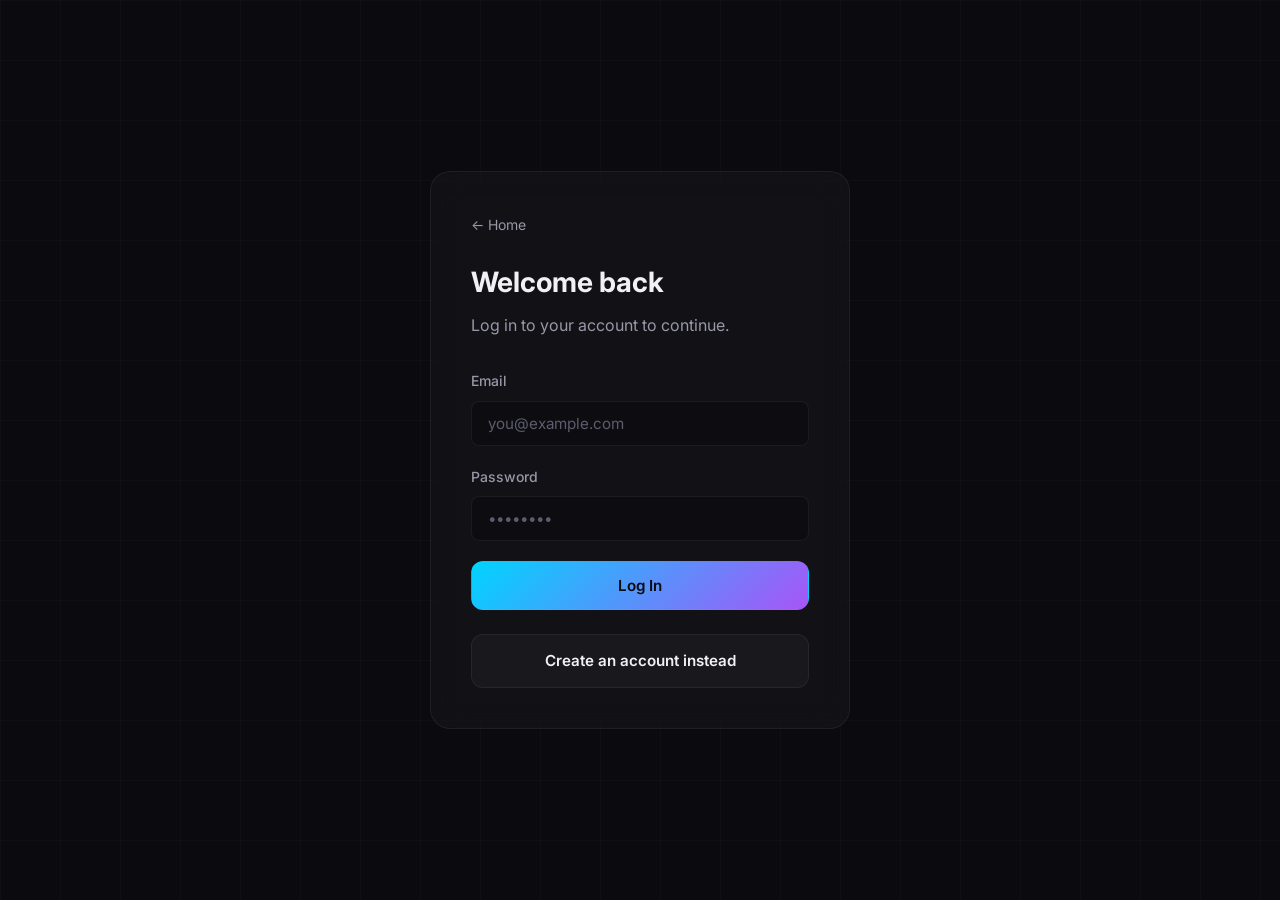
<file: templates/login.html>
<!DOCTYPE html>
<html lang="en">
<head>
  <meta charset="UTF-8">
  <meta name="viewport" content="width=device-width, initial-scale=1.0">
  <title>Login — {{ app_name }}</title>
  <link rel="preconnect" href="https://fonts.googleapis.com">
  <link href="https://fonts.googleapis.com/css2?family=Inter:wght@400;500;600;700&display=swap" rel="stylesheet">
  <link rel="stylesheet" href="/static/css/main.css">
  <link rel="stylesheet" href="/static/css/animations.css">
</head>
<body>
  <div class="bg-grid" aria-hidden="true"></div>
  <main class="auth-page">
    <div class="auth-card glass fade-in-up">
      <a href="/" class="auth-card__back">&larr; Home</a>
      <h1>Welcome back</h1>
      <p class="auth-card__subtitle">Log in to your account to continue.</p>
      
      <form id="loginForm" class="auth-form">
        <div class="form-group">
          <label for="email">Email</label>
          <input type="email" id="email" name="username" class="form-input" required placeholder="you@example.com">
        </div>
        <div class="form-group">
          <label for="password">Password</label>
          <input type="password" id="password" name="password" class="form-input" required placeholder="••••••••">
        </div>
        <button type="submit" class="btn btn--primary btn--full btn--glow" id="loginBtn">
          <span>Log In</span>
        </button>
      </form>
      
      <div style="margin-top: 1.5rem; text-align: center;">
        <a href="/signup" class="btn btn--secondary btn--full">Create an account instead</a>
      </div>
    </div>
  </main>
  
  <div id="toastContainer" class="toast-container" role="alert" aria-live="polite"></div>
  <script src="/static/js/api.js"></script>
  <script src="/static/js/main.js"></script>
</body>
</html>
</file>
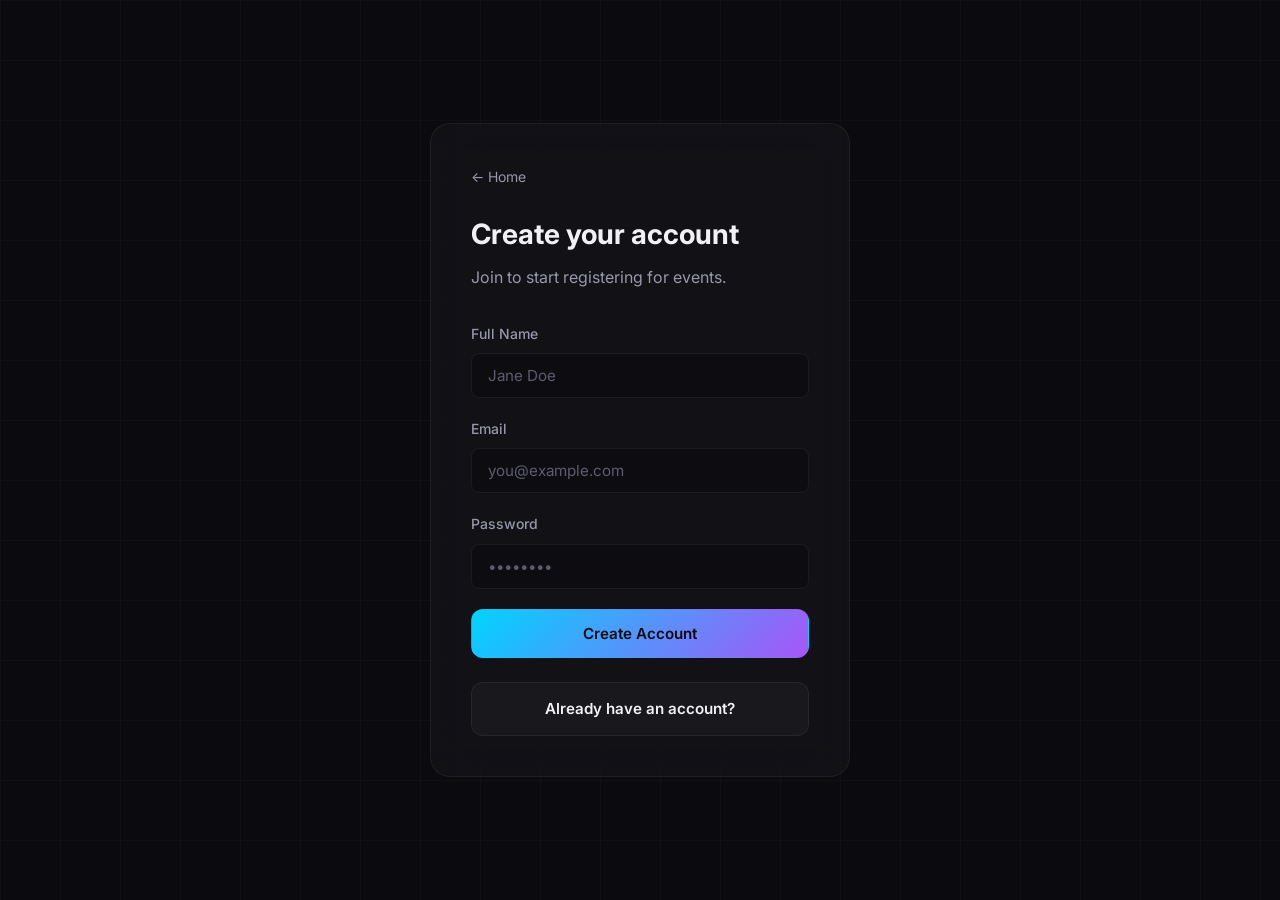
<file: templates/signup.html>
<!DOCTYPE html>
<html lang="en">
<head>
  <meta charset="UTF-8">
  <meta name="viewport" content="width=device-width, initial-scale=1.0">
  <title>Sign Up — {{ app_name }}</title>
  <link rel="preconnect" href="https://fonts.googleapis.com">
  <link href="https://fonts.googleapis.com/css2?family=Inter:wght@400;500;600;700&display=swap" rel="stylesheet">
  <link rel="stylesheet" href="/static/css/main.css">
  <link rel="stylesheet" href="/static/css/animations.css">
</head>
<body>
  <div class="bg-grid" aria-hidden="true"></div>
  <main class="auth-page">
    <div class="auth-card glass fade-in-up">
      <a href="/" class="auth-card__back">&larr; Home</a>
      <h1>Create your account</h1>
      <p class="auth-card__subtitle">Join to start registering for events.</p>
      
      <form id="signupForm" class="auth-form">
        <div class="form-group">
          <label for="name">Full Name</label>
          <input type="text" id="name" name="name" class="form-input" required placeholder="Jane Doe">
        </div>
        <div class="form-group">
          <label for="email">Email</label>
          <input type="email" id="email" name="email" class="form-input" required placeholder="you@example.com">
        </div>
        <div class="form-group">
          <label for="password">Password</label>
          <input type="password" id="password" name="password" class="form-input" required minlength="8" placeholder="••••••••">
        </div>
        <button type="submit" class="btn btn--primary btn--full btn--glow" id="signupBtn">
          <span>Create Account</span>
        </button>
      </form>

      <div style="margin-top: 1.5rem; text-align: center;">
        <a href="/login" class="btn btn--secondary btn--full">Already have an account?</a>
      </div>
    </div>
  </main>
  
  <div id="toastContainer" class="toast-container" role="alert" aria-live="polite"></div>
  <script src="/static/js/api.js"></script>
  <script src="/static/js/main.js"></script>
</body>
</html>
</file>
<file: static/css/main.css>
/* ── Design tokens ───────────────────────────────────────────────────────── */
:root {
  --bg-primary: #0a0a0f;
  --bg-secondary: #12121a;
  --bg-card: rgba(255, 255, 255, 0.03);
  --bg-card-hover: rgba(255, 255, 255, 0.06);

  --text-primary: #f0f0f5;
  --text-secondary: #9898a8;
  --text-muted: #5c5c6e;

  --accent-cyan: #00d4ff;
  --accent-purple: #a855f7;
  --accent-green: #22c55e;
  --accent-orange: #f97316;
  --accent-red: #ef4444;

  --gradient-primary: linear-gradient(135deg, var(--accent-cyan), var(--accent-purple));
  --gradient-glow: linear-gradient(135deg, rgba(0, 212, 255, 0.15), rgba(168, 85, 247, 0.15));

  --border-subtle: rgba(255, 255, 255, 0.06);
  --border-glow: rgba(0, 212, 255, 0.3);

  --glass-blur: 16px;
  --radius-sm: 8px;
  --radius-md: 12px;
  --radius-lg: 20px;
  --radius-xl: 28px;

  --shadow-glow: 0 0 40px rgba(0, 212, 255, 0.08);
  --shadow-card: 0 8px 32px rgba(0, 0, 0, 0.4);

  --font-sans: 'Inter', system-ui, -apple-system, sans-serif;
  --font-mono: 'JetBrains Mono', monospace;

  --nav-height: 72px;
  --transition: 0.3s cubic-bezier(0.4, 0, 0.2, 1);
}

/* ── Reset & base ────────────────────────────────────────────────────────── */
*, *::before, *::after {
  box-sizing: border-box;
  margin: 0;
  padding: 0;
}

html {
  scroll-behavior: smooth;
  -webkit-font-smoothing: antialiased;
}

body {
  font-family: var(--font-sans);
  background: var(--bg-primary);
  color: var(--text-primary);
  line-height: 1.6;
  min-height: 100vh;
  overflow-x: hidden;
}

a {
  color: inherit;
  text-decoration: none;
}

img, svg {
  display: block;
  max-width: 100%;
}

button {
  font-family: inherit;
  cursor: pointer;
  border: none;
  background: none;
}

.sr-only {
  position: absolute;
  width: 1px;
  height: 1px;
  padding: 0;
  margin: -1px;
  overflow: hidden;
  clip: rect(0, 0, 0, 0);
  white-space: nowrap;
  border: 0;
}

.container {
  width: 100%;
  max-width: 1200px;
  margin: 0 auto;
  padding: 0 1.5rem;
}

/* ── Background effects ──────────────────────────────────────────────────── */
.bg-grid {
  position: fixed;
  inset: 0;
  background-image:
    linear-gradient(rgba(255, 255, 255, 0.02) 1px, transparent 1px),
    linear-gradient(90deg, rgba(255, 255, 255, 0.02) 1px, transparent 1px);
  background-size: 60px 60px;
  pointer-events: none;
  z-index: 0;
}

#particles {
  position: fixed;
  inset: 0;
  width: 100%;
  height: 100%;
  pointer-events: none;
  z-index: 0;
}

.bg-glow {
  position: fixed;
  border-radius: 50%;
  filter: blur(120px);
  pointer-events: none;
  z-index: 0;
}

.bg-glow--1 {
  width: 600px;
  height: 600px;
  top: -200px;
  right: -100px;
  background: rgba(0, 212, 255, 0.08);
}

.bg-glow--2 {
  width: 500px;
  height: 500px;
  bottom: -150px;
  left: -100px;
  background: rgba(168, 85, 247, 0.08);
}

/* ── Glass morphism ───────────────────────────────────────────────────────── */
.glass {
  background: var(--bg-card);
  backdrop-filter: blur(var(--glass-blur));
  -webkit-backdrop-filter: blur(var(--glass-blur));
  border: 1px solid var(--border-subtle);
  border-radius: var(--radius-lg);
}

/* ── Typography ────────────────────────────────────────────────────────────── */
.gradient-text {
  background: var(--gradient-primary);
  -webkit-background-clip: text;
  -webkit-text-fill-color: transparent;
  background-clip: text;
}

.section-title {
  font-size: clamp(1.75rem, 4vw, 2.5rem);
  font-weight: 700;
  letter-spacing: -0.02em;
}

.section-subtitle {
  color: var(--text-secondary);
  font-size: 1.1rem;
  margin-top: 0.5rem;
}

.section-header {
  text-align: center;
  margin-bottom: 3rem;
}

/* ── Navigation ────────────────────────────────────────────────────────────── */
.nav {
  position: fixed;
  top: 0;
  left: 0;
  right: 0;
  z-index: 100;
  height: var(--nav-height);
  background: rgba(10, 10, 15, 0.8);
  backdrop-filter: blur(20px);
  -webkit-backdrop-filter: blur(20px);
  border-bottom: 1px solid var(--border-subtle);
}

.nav__inner {
  display: flex;
  align-items: center;
  justify-content: space-between;
  height: 100%;
}

.nav__logo {
  display: flex;
  align-items: center;
  gap: 0.625rem;
  font-weight: 700;
  font-size: 1.125rem;
  color: var(--text-primary);
}

.nav__logo-icon {
  width: 32px;
  height: 32px;
  color: var(--accent-cyan);
}

.nav__links {
  display: flex;
  align-items: center;
  gap: 0.25rem;
}

.nav__link {
  padding: 0.5rem 1rem;
  border-radius: var(--radius-sm);
  color: var(--text-secondary);
  font-size: 0.9rem;
  font-weight: 500;
  transition: var(--transition);
}

.nav__link:hover,
.nav__link:focus-visible {
  color: var(--text-primary);
  background: var(--bg-card-hover);
  outline: none;
}

.nav__link--active {
  color: var(--accent-cyan);
}

.nav__link--cta {
  background: var(--gradient-primary);
  color: #0a0a0f !important;
  font-weight: 600;
  margin-left: 0.5rem;
}

.nav__link--cta:hover {
  opacity: 0.9;
  transform: translateY(-1px);
}

.nav__toggle {
  display: none;
  flex-direction: column;
  gap: 5px;
  padding: 0.5rem;
}

.nav__toggle span {
  display: block;
  width: 24px;
  height: 2px;
  background: var(--text-primary);
  border-radius: 2px;
  transition: var(--transition);
}

.nav__mobile {
  display: none;
  flex-direction: column;
  padding: 1rem 1.5rem;
  background: var(--bg-secondary);
  border-bottom: 1px solid var(--border-subtle);
}

.nav__mobile a {
  padding: 0.75rem 0;
  color: var(--text-secondary);
  border-bottom: 1px solid var(--border-subtle);
}

.nav__mobile a:last-child {
  border-bottom: none;
}

/* ── Buttons ───────────────────────────────────────────────────────────────── */
.btn {
  display: inline-flex;
  align-items: center;
  justify-content: center;
  gap: 0.5rem;
  padding: 0.875rem 1.75rem;
  border-radius: var(--radius-md);
  font-size: 0.95rem;
  font-weight: 600;
  transition: var(--transition);
  border: 1px solid transparent;
}

.btn svg {
  width: 18px;
  height: 18px;
}

.btn--primary {
  background: var(--gradient-primary);
  color: #0a0a0f;
}

.btn--primary:hover,
.btn--primary:focus-visible {
  transform: translateY(-2px);
  box-shadow: 0 8px 24px rgba(0, 212, 255, 0.25);
  outline: none;
}

.btn--glow {
  position: relative;
}

.btn--glow::before {
  content: '';
  position: absolute;
  inset: -2px;
  border-radius: inherit;
  background: var(--gradient-primary);
  opacity: 0;
  filter: blur(12px);
  transition: var(--transition);
  z-index: -1;
}

.btn--glow:hover::before {
  opacity: 0.5;
}

.btn--secondary {
  background: var(--bg-card);
  border-color: var(--border-subtle);
  color: var(--text-primary);
}

.btn--secondary:hover,
.btn--secondary:focus-visible {
  background: var(--bg-card-hover);
  border-color: var(--border-glow);
  outline: none;
}

.btn--full {
  width: 100%;
}

/* ── Badge ─────────────────────────────────────────────────────────────────── */
.badge {
  display: inline-flex;
  align-items: center;
  padding: 0.375rem 0.875rem;
  border-radius: 999px;
  font-size: 0.75rem;
  font-weight: 600;
  text-transform: uppercase;
  letter-spacing: 0.05em;
  margin-bottom: 1.25rem;
}

.badge--demo {
  background: rgba(249, 115, 22, 0.15);
  color: var(--accent-orange);
  border: 1px solid rgba(249, 115, 22, 0.3);
}

/* ── Hero ───────────────────────────────────────────────────────────────────── */
.hero {
  position: relative;
  z-index: 1;
  padding: calc(var(--nav-height) + 4rem) 0 4rem;
  min-height: 90vh;
  display: flex;
  align-items: center;
}

.hero__grid {
  display: grid;
  grid-template-columns: 1fr 1fr;
  gap: 4rem;
  align-items: center;
}

.hero__title {
  font-size: clamp(2.5rem, 5vw, 3.75rem);
  font-weight: 800;
  line-height: 1.1;
  letter-spacing: -0.03em;
  margin-bottom: 1.25rem;
}

.hero__subtitle {
  font-size: 1.2rem;
  color: var(--text-secondary);
  margin-bottom: 2rem;
  max-width: 480px;
}

.hero__actions {
  display: flex;
  flex-wrap: wrap;
  gap: 1rem;
}

/* ── Workflow card ───────────────────────────────────────────────────────────── */
.workflow-card {
  padding: 1.5rem;
  position: relative;
  overflow: hidden;
  box-shadow: var(--shadow-glow);
}

.workflow-card__header {
  display: flex;
  align-items: center;
  gap: 0.5rem;
  font-size: 0.8rem;
  font-weight: 600;
  color: var(--text-secondary);
  text-transform: uppercase;
  letter-spacing: 0.08em;
  margin-bottom: 1.5rem;
  font-family: var(--font-mono);
}

.workflow-card__dot {
  width: 8px;
  height: 8px;
  border-radius: 50%;
  background: var(--accent-green);
  animation: pulse-dot 2s ease-in-out infinite;
}

.workflow-steps {
  display: flex;
  flex-direction: column;
  gap: 0;
}

.workflow-step {
  display: flex;
  align-items: center;
  gap: 1rem;
  padding: 0.75rem 1rem;
  border-radius: var(--radius-md);
  transition: var(--transition);
  opacity: 0.4;
}

.workflow-step--active {
  opacity: 1;
  background: rgba(0, 212, 255, 0.08);
  border: 1px solid rgba(0, 212, 255, 0.2);
}

.workflow-step--completed {
  opacity: 0.7;
}

.workflow-step__icon {
  width: 40px;
  height: 40px;
  display: flex;
  align-items: center;
  justify-content: center;
  border-radius: var(--radius-sm);
  background: var(--bg-card);
  border: 1px solid var(--border-subtle);
}

.workflow-step__icon svg {
  width: 20px;
  height: 20px;
  color: var(--accent-cyan);
}

.workflow-step span {
  font-family: var(--font-mono);
  font-size: 0.85rem;
  font-weight: 500;
  letter-spacing: 0.1em;
}

.workflow-connector {
  padding-left: 2.25rem;
  height: 24px;
  display: flex;
  align-items: center;
}

.workflow-connector__line {
  width: 2px;
  height: 100%;
  background: linear-gradient(to bottom, var(--accent-cyan), transparent);
  opacity: 0.3;
}

.workflow-connector--active .workflow-connector__line {
  opacity: 1;
  animation: flow-down 1s ease forwards;
}

.workflow-scanner {
  position: absolute;
  inset: 0;
  pointer-events: none;
  overflow: hidden;
}

.workflow-scanner__beam {
  position: absolute;
  left: 0;
  right: 0;
  height: 2px;
  background: linear-gradient(90deg, transparent, var(--accent-cyan), transparent);
  box-shadow: 0 0 20px var(--accent-cyan);
  animation: scan-beam 4s ease-in-out infinite;
}

/* ── Stats ───────────────────────────────────────────────────────────────────── */
.stats {
  position: relative;
  z-index: 1;
  padding: 3rem 0;
}

.stats__grid {
  display: grid;
  grid-template-columns: repeat(4, 1fr);
  gap: 1.5rem;
}

.stat-card {
  padding: 2rem 1.5rem;
  text-align: center;
  transition: var(--transition);
}

.stat-card:hover {
  transform: translateY(-4px);
  border-color: var(--border-glow);
  box-shadow: var(--shadow-glow);
}

.stat-card__value {
  font-size: clamp(2rem, 4vw, 2.75rem);
  font-weight: 800;
  background: var(--gradient-primary);
  -webkit-background-clip: text;
  -webkit-text-fill-color: transparent;
  background-clip: text;
  font-variant-numeric: tabular-nums;
}

.stat-card__label {
  color: var(--text-secondary);
  font-size: 0.9rem;
  margin-top: 0.5rem;
  font-weight: 500;
}

/* ── Features ────────────────────────────────────────────────────────────────── */
.features {
  position: relative;
  z-index: 1;
  padding: 5rem 0;
}

.features__grid {
  display: grid;
  grid-template-columns: repeat(2, 1fr);
  gap: 1.5rem;
}

.feature-card {
  padding: 2rem;
}

.feature-card h3 {
  font-size: 1.25rem;
  font-weight: 700;
  margin: 1rem 0 0.75rem;
}

.feature-card p {
  color: var(--text-secondary);
  font-size: 0.95rem;
  line-height: 1.7;
}

.feature-card__icon {
  width: 48px;
  height: 48px;
  display: flex;
  align-items: center;
  justify-content: center;
  border-radius: var(--radius-md);
}

.feature-card__icon svg {
  width: 24px;
  height: 24px;
}

.feature-card__icon--cyan {
  background: rgba(0, 212, 255, 0.12);
  color: var(--accent-cyan);
}

.feature-card__icon--purple {
  background: rgba(168, 85, 247, 0.12);
  color: var(--accent-purple);
}

.feature-card__icon--green {
  background: rgba(34, 197, 94, 0.12);
  color: var(--accent-green);
}

.feature-card__icon--orange {
  background: rgba(249, 115, 22, 0.12);
  color: var(--accent-orange);
}

.card-hover {
  transition: var(--transition);
}

.card-hover:hover {
  transform: translateY(-6px);
  border-color: var(--border-glow);
  box-shadow: var(--shadow-glow);
}

/* ── CTA ─────────────────────────────────────────────────────────────────────── */
.cta {
  position: relative;
  z-index: 1;
  padding: 4rem 0 6rem;
}

.cta__card {
  padding: 4rem 2rem;
  text-align: center;
  background: var(--gradient-glow);
}

.cta__title {
  font-size: clamp(1.5rem, 3vw, 2rem);
  font-weight: 700;
  margin-bottom: 0.75rem;
}

.cta__text {
  color: var(--text-secondary);
  margin-bottom: 2rem;
}

.cta__actions {
  display: flex;
  justify-content: center;
  flex-wrap: wrap;
  gap: 1rem;
}

/* ── Footer ──────────────────────────────────────────────────────────────────── */
.footer {
  position: relative;
  z-index: 1;
  border-top: 1px solid var(--border-subtle);
  padding: 2rem 0;
}

.footer__inner {
  display: flex;
  justify-content: space-between;
  align-items: center;
  flex-wrap: wrap;
  gap: 1rem;
  color: var(--text-muted);
  font-size: 0.875rem;
}

.footer__links {
  display: flex;
  gap: 1.5rem;
}

.footer__links a:hover {
  color: var(--accent-cyan);
}

/* ── Auth pages ──────────────────────────────────────────────────────────────── */
.auth-page {
  min-height: 100vh;
  display: flex;
  align-items: center;
  justify-content: center;
  padding: 2rem;
  position: relative;
  z-index: 1;
}

.auth-card {
  width: 100%;
  max-width: 420px;
  padding: 2.5rem;
}

.auth-card h1 {
  font-size: 1.75rem;
  font-weight: 700;
  margin-bottom: 0.5rem;
}

.auth-card__subtitle {
  color: var(--text-secondary);
  margin-bottom: 2rem;
}

.auth-card__back {
  display: inline-block;
  color: var(--text-secondary);
  font-size: 0.875rem;
  margin-bottom: 1.5rem;
  transition: var(--transition);
}

.auth-card__back:hover {
  color: var(--accent-cyan);
}

/* ── Forms ───────────────────────────────────────────────────────────────────── */
.form-group {
  margin-bottom: 1.25rem;
}

.form-group label {
  display: block;
  font-size: 0.875rem;
  font-weight: 500;
  margin-bottom: 0.5rem;
  color: var(--text-secondary);
}

.form-input {
  width: 100%;
  padding: 0.75rem 1rem;
  background: rgba(0, 0, 0, 0.2);
  border: 1px solid var(--border-subtle);
  border-radius: var(--radius-sm);
  color: var(--text-primary);
  font-family: inherit;
  font-size: 0.95rem;
  transition: var(--transition);
}

.form-input:focus {
  outline: none;
  border-color: var(--accent-cyan);
  box-shadow: 0 0 0 2px rgba(0, 212, 255, 0.1);
}

.form-input::placeholder {
  color: var(--text-muted);
}

/* ── Events Grid & Cards ─────────────────────────────────────────────────────── */
.events-grid {
  display: grid;
  grid-template-columns: repeat(auto-fill, minmax(320px, 1fr));
  gap: 2rem;
  margin-top: 2rem;
}

.event-card {
  display: flex;
  flex-direction: column;
  overflow: hidden;
  transition: var(--transition);
}

.event-card:hover {
  transform: translateY(-4px);
  border-color: var(--border-glow);
  box-shadow: var(--shadow-glow);
}

.event-card__img, .event-card__img-placeholder {
  width: 100%;
  height: 180px;
  object-fit: cover;
  background: var(--bg-secondary);
  border-bottom: 1px solid var(--border-subtle);
}

.event-card__content {
  padding: 1.5rem;
  display: flex;
  flex-direction: column;
  flex: 1;
}

.event-card__meta {
  display: flex;
  align-items: center;
  gap: 0.5rem;
  font-size: 0.8rem;
  color: var(--accent-cyan);
  margin-bottom: 0.75rem;
  font-weight: 600;
  text-transform: uppercase;
}

.event-card__title {
  font-size: 1.25rem;
  margin-bottom: 0.5rem;
  font-weight: 700;
}

.event-card__desc {
  font-size: 0.9rem;
  color: var(--text-secondary);
  margin-bottom: 1.5rem;
  flex: 1;
}

.event-card__footer {
  display: flex;
  align-items: center;
  justify-content: space-between;
  margin-top: auto;
  padding-top: 1rem;
  border-top: 1px solid var(--border-subtle);
}

.event-card__price {
  font-size: 1.1rem;
  font-weight: 700;
  color: var(--text-primary);
}

/* ── Modals ────────────────────────────────────────────────────────────────── */
.modal {
  position: fixed;
  inset: 0;
  z-index: 200;
  display: flex;
  align-items: center;
  justify-content: center;
}

.modal[hidden] {
  display: none;
}

.modal__overlay {
  position: absolute;
  inset: 0;
  background: rgba(10, 10, 15, 0.8);
  backdrop-filter: blur(8px);
}

.modal__content {
  position: relative;
  width: 100%;
  max-width: 440px;
  padding: 2rem;
  z-index: 201;
  animation: modal-in 0.3s cubic-bezier(0.4, 0, 0.2, 1);
}

.modal__content h2 {
  font-size: 1.5rem;
  margin-bottom: 0.5rem;
}

.modal__price-tag {
  display: flex;
  justify-content: space-between;
  align-items: center;
  padding: 1rem;
  background: rgba(255, 255, 255, 0.05);
  border-radius: var(--radius-sm);
  margin: 1.5rem 0;
}

.modal__price-tag strong {
  font-size: 1.5rem;
  color: var(--accent-cyan);
}

.modal__demo-note {
  font-size: 0.85rem;
  color: var(--accent-orange);
  background: rgba(249, 115, 22, 0.1);
  padding: 0.75rem;
  border-radius: var(--radius-sm);
  margin-bottom: 1.5rem;
}

.modal__actions {
  display: flex;
  justify-content: flex-end;
  gap: 1rem;
}

@keyframes modal-in {
  from {
    opacity: 0;
    transform: scale(0.95) translateY(10px);
  }
  to {
    opacity: 1;
    transform: scale(1) translateY(0);
  }
}

/* ── Empty state ─────────────────────────────────────────────────────────────── */
.page-content {
  padding-top: calc(var(--nav-height) + 3rem);
  min-height: 80vh;
  position: relative;
  z-index: 1;
}

.empty-state {
  text-align: center;
  padding: 4rem 2rem;
  max-width: 480px;
  margin: 4rem auto;
}

.empty-state__icon {
  width: 64px;
  height: 64px;
  margin: 0 auto 1.5rem;
  color: var(--accent-cyan);
}

.empty-state__icon svg {
  width: 100%;
  height: 100%;
}

.empty-state h1 {
  font-size: 1.5rem;
  margin-bottom: 0.75rem;
}

.empty-state p {
  color: var(--text-secondary);
  margin-bottom: 2rem;
}

/* ── Toast ───────────────────────────────────────────────────────────────────── */
.toast-container {
  position: fixed;
  bottom: 1.5rem;
  right: 1.5rem;
  z-index: 1000;
  display: flex;
  flex-direction: column;
  gap: 0.75rem;
}

.toast {
  padding: 1rem 1.25rem;
  border-radius: var(--radius-md);
  background: var(--bg-secondary);
  border: 1px solid var(--border-subtle);
  box-shadow: var(--shadow-card);
  font-size: 0.9rem;
  animation: toast-in 0.4s ease forwards;
  max-width: 360px;
}

.toast--success {
  border-color: rgba(34, 197, 94, 0.3);
}

.toast--error {
  border-color: rgba(239, 68, 68, 0.3);
}

/* ── Responsive ────────────────────────────────────────────────────────────────── */
@media (max-width: 968px) {
  .hero__grid {
    grid-template-columns: 1fr;
    gap: 3rem;
  }

  .hero__visual {
    order: -1;
  }

  .stats__grid {
    grid-template-columns: repeat(2, 1fr);
  }

  .features__grid {
    grid-template-columns: 1fr;
  }
}

@media (max-width: 640px) {
  .nav__links {
    display: none;
  }

  .nav__toggle {
    display: flex;
  }

  .nav__mobile[aria-hidden="false"],
  .nav__mobile:not([hidden]) {
    display: flex;
  }

  .stats__grid {
    grid-template-columns: 1fr 1fr;
    gap: 1rem;
  }

  .stat-card {
    padding: 1.5rem 1rem;
  }

  .hero__actions {
    flex-direction: column;
  }

  .hero__actions .btn {
    width: 100%;
  }
}

@media (prefers-reduced-motion: reduce) {
  *, *::before, *::after {
    animation-duration: 0.01ms !important;
    animation-iteration-count: 1 !important;
    transition-duration: 0.01ms !important;
  }
}
</file>
<file: static/css/animations.css>
/* ── Keyframe animations ───────────────────────────────────────────────────── */

@keyframes fade-in-up {
  from {
    opacity: 0;
    transform: translateY(24px);
  }
  to {
    opacity: 1;
    transform: translateY(0);
  }
}

@keyframes pulse-dot {
  0%, 100% { opacity: 1; transform: scale(1); }
  50% { opacity: 0.5; transform: scale(0.85); }
}

@keyframes scan-beam {
  0% { top: 10%; opacity: 0; }
  10% { opacity: 1; }
  90% { opacity: 1; }
  100% { top: 90%; opacity: 0; }
}

@keyframes flow-down {
  from { height: 0; opacity: 0; }
  to { height: 100%; opacity: 1; }
}

@keyframes toast-in {
  from {
    opacity: 0;
    transform: translateX(100%);
  }
  to {
    opacity: 1;
    transform: translateX(0);
  }
}

@keyframes glow-pulse {
  0%, 100% { box-shadow: 0 0 20px rgba(0, 212, 255, 0.1); }
  50% { box-shadow: 0 0 40px rgba(0, 212, 255, 0.25); }
}

@keyframes gradient-shift {
  0% { background-position: 0% 50%; }
  50% { background-position: 100% 50%; }
  100% { background-position: 0% 50%; }
}

@keyframes float {
  0%, 100% { transform: translateY(0); }
  50% { transform: translateY(-8px); }
}

/* ── Animation utility classes ───────────────────────────────────────────────── */

.fade-in-up {
  animation: fade-in-up 0.8s ease forwards;
  opacity: 0;
}

.delay-1 { animation-delay: 0.1s; }
.delay-2 { animation-delay: 0.2s; }
.delay-3 { animation-delay: 0.3s; }
.delay-4 { animation-delay: 0.4s; }

.animate-glow {
  animation: glow-pulse 3s ease-in-out infinite;
}

.animate-float {
  animation: float 4s ease-in-out infinite;
}

/* ── Page transition ─────────────────────────────────────────────────────────── */

body.page-enter {
  animation: fade-in-up 0.5s ease forwards;
}

/* ── Loading skeleton ────────────────────────────────────────────────────────── */

.skeleton {
  background: linear-gradient(
    90deg,
    var(--bg-card) 25%,
    var(--bg-card-hover) 50%,
    var(--bg-card) 75%
  );
  background-size: 200% 100%;
  animation: skeleton-shimmer 1.5s ease-in-out infinite;
  border-radius: var(--radius-sm);
}

@keyframes skeleton-shimmer {
  0% { background-position: 200% 0; }
  100% { background-position: -200% 0; }
}

/* ── Spinner ───────────────────────────────────────────────────────────────────── */

.spinner {
  width: 24px;
  height: 24px;
  border: 2px solid var(--border-subtle);
  border-top-color: var(--accent-cyan);
  border-radius: 50%;
  animation: spin 0.8s linear infinite;
}

@keyframes spin {
  to { transform: rotate(360deg); }
}

/* ── Workflow step transitions ───────────────────────────────────────────────── */

.workflow-step--active .workflow-step__icon {
  border-color: var(--accent-cyan);
  box-shadow: 0 0 16px rgba(0, 212, 255, 0.3);
}

.workflow-step--completed .workflow-step__icon {
  border-color: var(--accent-green);
}

.workflow-step--completed .workflow-step__icon svg {
  color: var(--accent-green);
}
</file>
